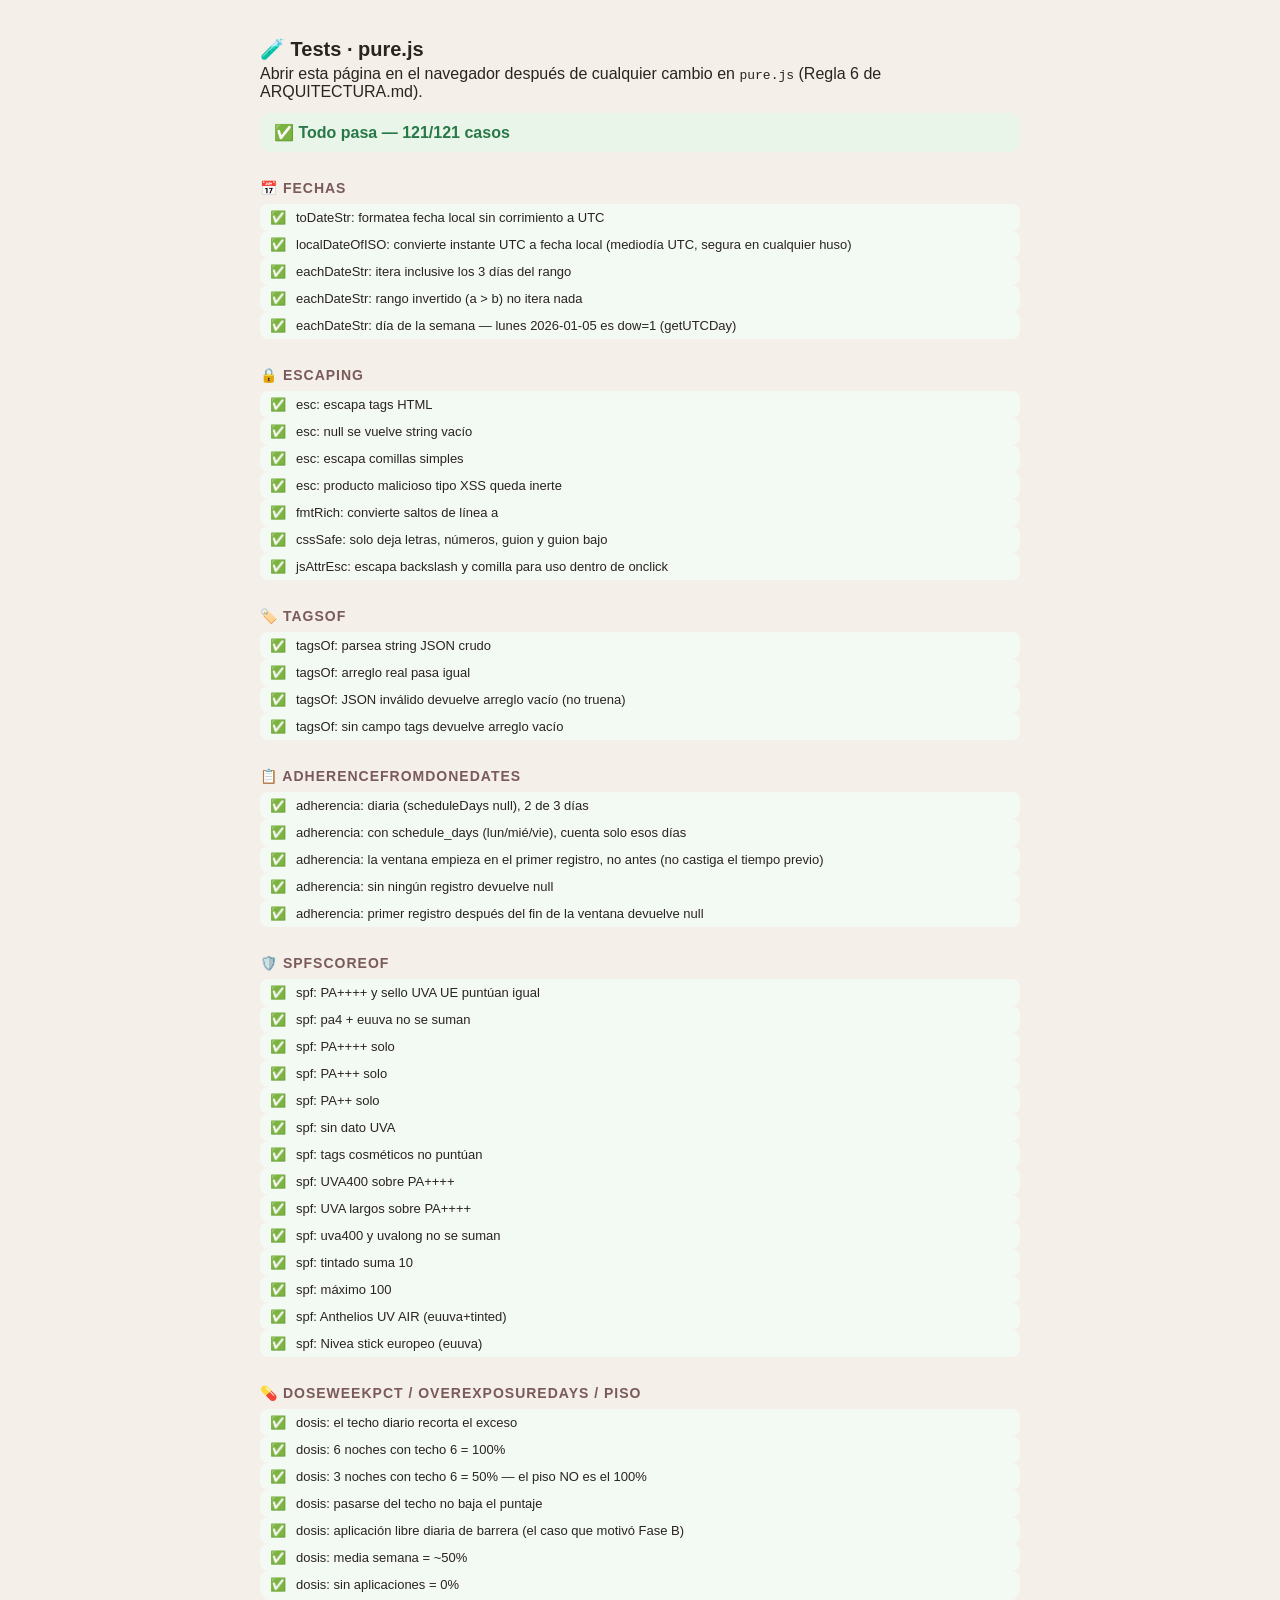
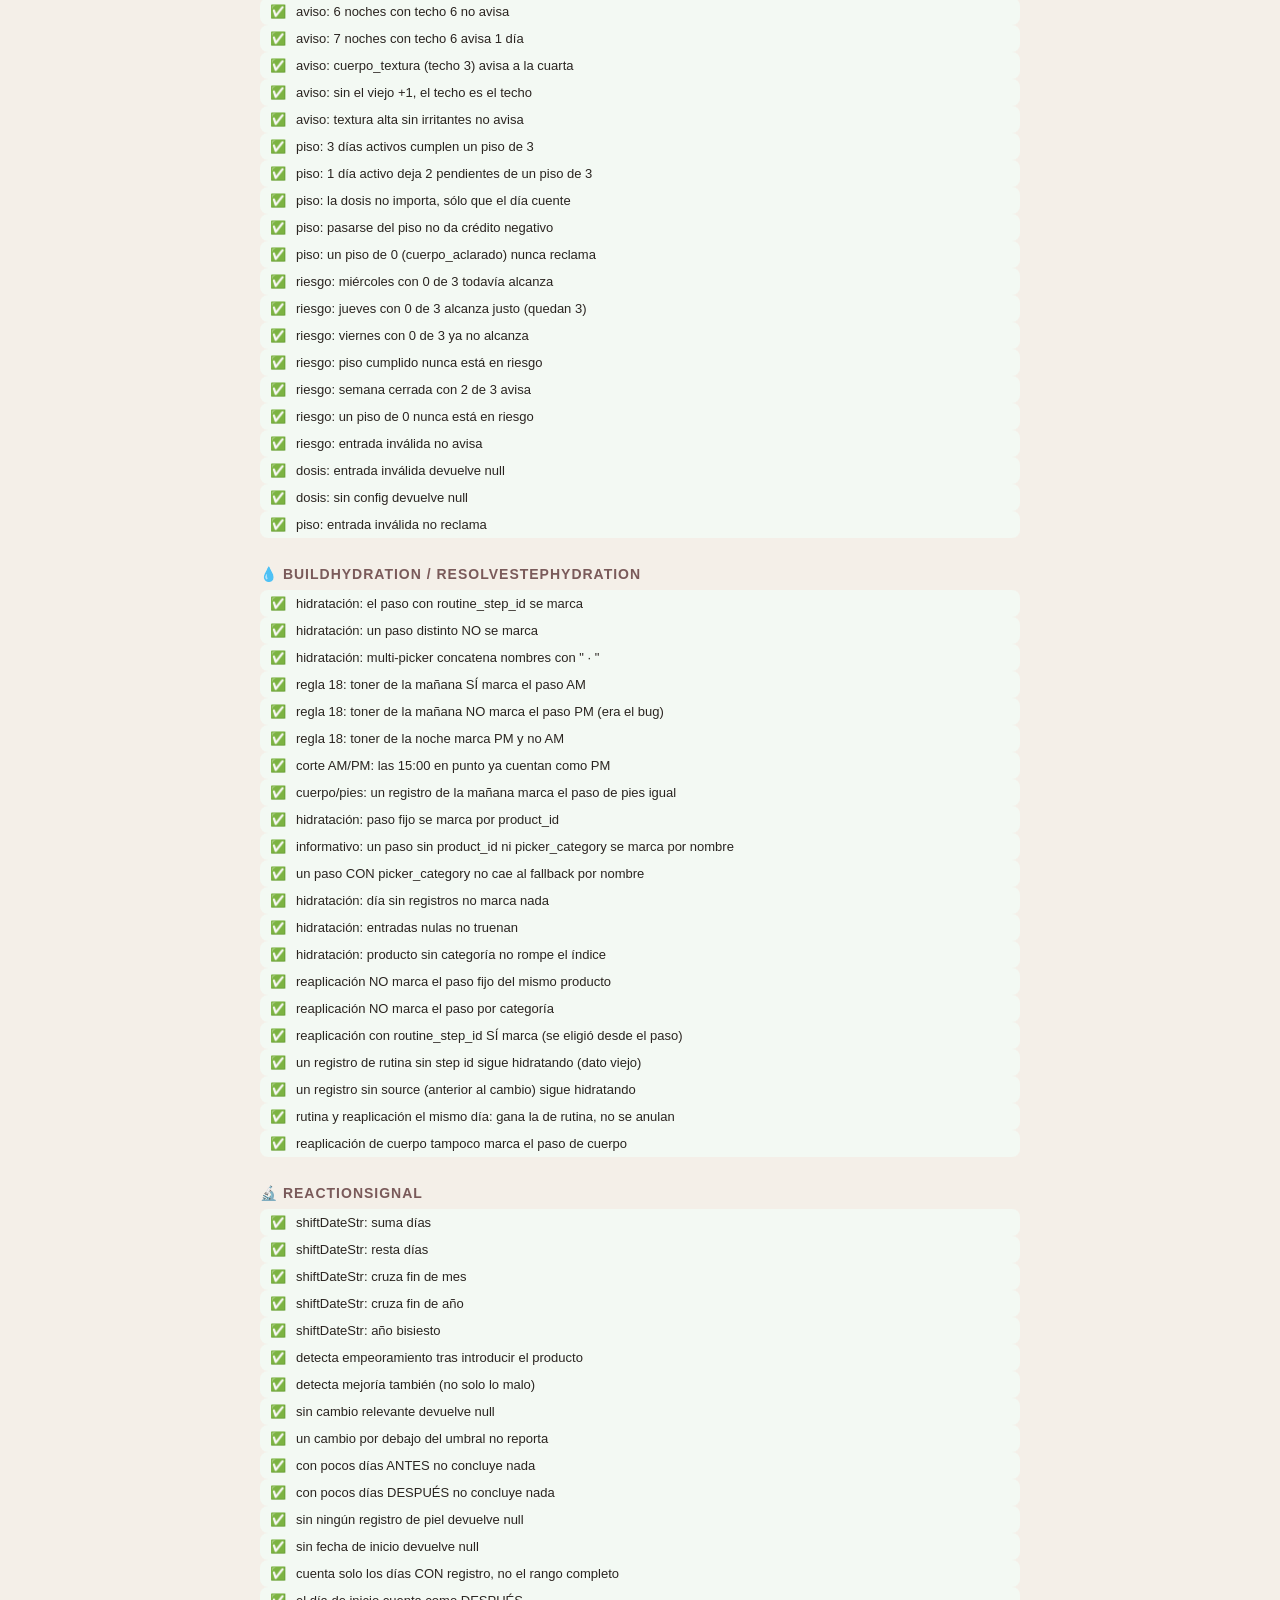
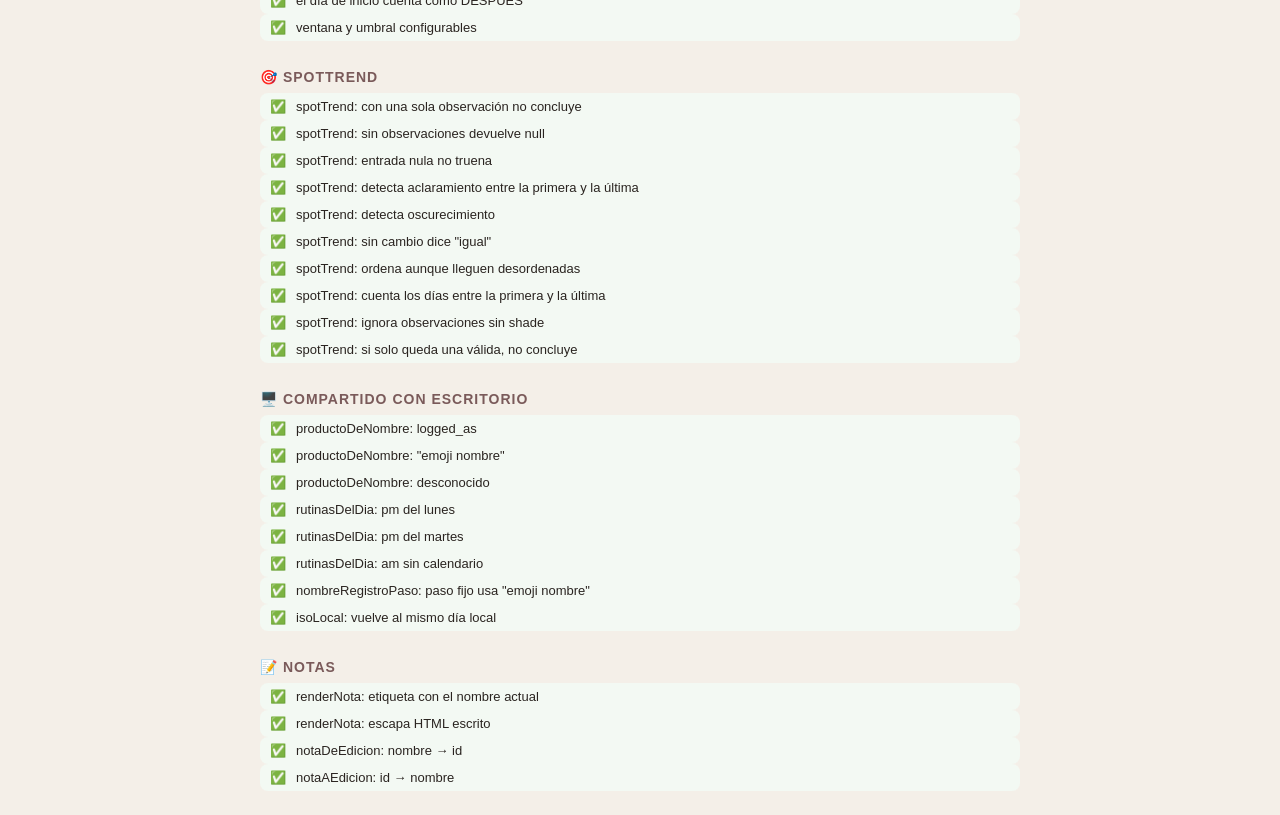
<file: tests.html>
<!DOCTYPE html>
<html lang="es">
<head>
<meta charset="UTF-8">
<title>Tests · pure.js</title>
<style>
  body { font-family: -apple-system, BlinkMacSystemFont, 'Segoe UI', Helvetica, Arial, sans-serif; background:#F4EFE8; color:#2A2420; padding:24px; max-width:760px; margin:0 auto; }
  h1 { font-size:20px; margin-bottom:4px; }
  h2 { font-size:14px; color:#7A5A5A; margin:28px 0 8px; text-transform:uppercase; letter-spacing:1px; }
  #summary { font-size:16px; font-weight:800; padding:10px 14px; border-radius:10px; margin:12px 0 20px; }
  #summary.ok { background:#EAF5EA; color:#287848; }
  #summary.fail { background:#FBE9E7; color:#C43020; }
  .row { display:flex; gap:10px; padding:6px 10px; border-radius:8px; font-size:13px; align-items:flex-start; }
  .row.pass { background:#F3F9F3; }
  .row.fail { background:#FDEEEC; }
  .icon { flex-shrink:0; }
  .row.pass .icon { color:#287848; }
  .row.fail .icon { color:#C43020; }
  .name { flex:1; }
  .detail { color:#A09090; font-size:11.5px; margin-top:2px; }
</style>
</head>
<body>

<h1>🧪 Tests · pure.js</h1>
<div>Abrir esta página en el navegador después de cualquier cambio en <code>pure.js</code> (Regla 6 de ARQUITECTURA.md).</div>
<div id="summary"></div>
<div id="results"></div>

<!-- Solo pure.js: esta página prueba funciones puras, sin Supabase ni DOM de la app real. -->
<script src="pure.js"></script>
<script>
let _pass = 0, _fail = 0;
const _results = document.getElementById('results');
let _currentGroup = null;

function group(title) {
  _currentGroup = document.createElement('h2');
  _currentGroup.textContent = title;
  _results.appendChild(_currentGroup);
}

function t(name, actual, expected) {
  const ok = JSON.stringify(actual) === JSON.stringify(expected);
  if (ok) _pass++; else _fail++;
  const row = document.createElement('div');
  row.className = 'row ' + (ok ? 'pass' : 'fail');
  row.innerHTML = `<span class="icon">${ok ? '✅' : '❌'}</span>
    <div class="name">${name}${ok ? '' : `<div class="detail">actual: ${JSON.stringify(actual)} — esperado: ${JSON.stringify(expected)}</div>`}</div>`;
  _results.appendChild(row);
}

function finish() {
  const summary = document.getElementById('summary');
  summary.className = _fail === 0 ? 'ok' : 'fail';
  summary.textContent = _fail === 0
    ? `✅ Todo pasa — ${_pass}/${_pass} casos`
    : `❌ ${_fail} fallo(s) de ${_pass + _fail} casos`;
}
</script>

<script>
// ============================================================================
// FECHAS
// ============================================================================
group('📅 Fechas');

t('toDateStr: formatea fecha local sin corrimiento a UTC',
  toDateStr(new Date(2026, 0, 5)), '2026-01-05');

t('localDateOfISO: convierte instante UTC a fecha local (mediodía UTC, segura en cualquier huso)',
  localDateOfISO('2026-01-05T12:00:00Z'), '2026-01-05');

t('eachDateStr: itera inclusive los 3 días del rango',
  (() => { const out = []; eachDateStr('2026-01-01', '2026-01-03', ds => out.push(ds)); return out; })(),
  ['2026-01-01', '2026-01-02', '2026-01-03']);

t('eachDateStr: rango invertido (a > b) no itera nada',
  (() => { const out = []; eachDateStr('2026-01-05', '2026-01-01', ds => out.push(ds)); return out; })(),
  []);

t('eachDateStr: día de la semana — lunes 2026-01-05 es dow=1 (getUTCDay)',
  (() => { let d; eachDateStr('2026-01-05', '2026-01-05', (ds, dow) => d = dow); return d; })(),
  1);

// ============================================================================
// ESCAPING (regla 2 de ARQUITECTURA: sin esto, un nombre de producto es XSS)
// ============================================================================
group('🔒 Escaping');

t('esc: escapa tags HTML', esc('<b>hola</b>'), '&lt;b&gt;hola&lt;/b&gt;');
t('esc: null se vuelve string vacío', esc(null), '');
t('esc: escapa comillas simples', esc("O'Reilly"), 'O&#39;Reilly');
t('esc: producto malicioso tipo XSS queda inerte',
  esc('<img src=x onerror=alert(1)>'),
  '&lt;img src=x onerror=alert(1)&gt;');

t('fmtRich: convierte saltos de línea a <br>',
  fmtRich('linea1\nlinea2'), 'linea1<br>linea2');

t('cssSafe: solo deja letras, números, guion y guion bajo',
  cssSafe('abc 123!@#_-'), 'abc123_-');

t('jsAttrEsc: escapa backslash y comilla para uso dentro de onclick',
  jsAttrEsc("it's a \\test"), 'it\\&#39;s a \\\\test');

// ============================================================================
// tagsOf — normaliza products.tags (a veces string crudo por import CSV/Excel)
// ============================================================================
group('🏷️ tagsOf');

t('tagsOf: parsea string JSON crudo',
  tagsOf({ tags: '[{"cls":"pa4"}]' }), [{ cls: 'pa4' }]);
t('tagsOf: arreglo real pasa igual',
  tagsOf({ tags: [{ cls: 'pa4' }] }), [{ cls: 'pa4' }]);
t('tagsOf: JSON inválido devuelve arreglo vacío (no truena)',
  tagsOf({ tags: 'no es json' }), []);
t('tagsOf: sin campo tags devuelve arreglo vacío',
  tagsOf({}), []);

// ============================================================================
// adherenceFromDoneDates
// ============================================================================
group('📋 adherenceFromDoneDates');

t('adherencia: diaria (scheduleDays null), 2 de 3 días',
  adherenceFromDoneDates(new Set(['2026-01-01', '2026-01-02']), null, '2026-01-01', '2026-01-03'),
  { pct: 67, hit: 2, elig: 3, start: '2026-01-01' });

t('adherencia: con schedule_days (lun/mié/vie), cuenta solo esos días',
  adherenceFromDoneDates(new Set(['2026-01-05', '2026-01-07']), [1, 3, 5], '2026-01-05', '2026-01-11'),
  { pct: 67, hit: 2, elig: 3, start: '2026-01-05' });

t('adherencia: la ventana empieza en el primer registro, no antes (no castiga el tiempo previo)',
  adherenceFromDoneDates(new Set(['2026-01-07']), null, '2026-01-01', '2026-01-10'),
  { pct: 25, hit: 1, elig: 4, start: '2026-01-07' });

t('adherencia: sin ningún registro devuelve null',
  adherenceFromDoneDates(new Set(), null, '2026-01-01', '2026-01-03'), null);

t('adherencia: primer registro después del fin de la ventana devuelve null',
  adherenceFromDoneDates(new Set(['2026-01-15']), null, '2026-01-01', '2026-01-10'), null);

// ============================================================================
// spfScoreOf — protección UVA (ver FASE-B-matriz-activos.md §4)
// ============================================================================
group('🛡️ spfScoreOf');

t('spf: PA++++ y sello UVA UE puntúan igual',
  spfScoreOf({ tags: [{ cls: 'pa4' }] }),
  spfScoreOf({ tags: [{ cls: 'euuva' }] }));

t('spf: pa4 + euuva no se suman',
  spfScoreOf({ tags: [{ cls: 'pa4' }, { cls: 'euuva' }] }), 60);

t('spf: PA++++ solo', spfScoreOf({ tags: [{ cls: 'pa4' }] }), 60);
t('spf: PA+++ solo',  spfScoreOf({ tags: [{ cls: 'pa3' }] }), 43);
t('spf: PA++ solo',   spfScoreOf({ tags: [{ cls: 'pa2' }] }), 27);

t('spf: sin dato UVA', spfScoreOf({ tags: [] }), 21);
t('spf: tags cosméticos no puntúan',
  spfScoreOf({ tags: [{ cls: 'clear' }, { cls: 'best' }] }), 21);

t('spf: UVA400 sobre PA++++',        spfScoreOf({ tags: [{ cls: 'pa4' }, { cls: 'uva400' }] }), 90);
t('spf: UVA largos sobre PA++++',    spfScoreOf({ tags: [{ cls: 'pa4' }, { cls: 'uvalong' }] }), 75);
t('spf: uva400 y uvalong no se suman',
  spfScoreOf({ tags: [{ cls: 'pa4' }, { cls: 'uva400' }, { cls: 'uvalong' }] }), 90);

t('spf: tintado suma 10', spfScoreOf({ tags: [{ cls: 'pa4' }, { cls: 'tinted' }] }), 70);

t('spf: máximo 100',
  spfScoreOf({ tags: [{ cls: 'pa4' }, { cls: 'uva400' }, { cls: 'tinted' }] }), 100);

t('spf: Anthelios UV AIR (euuva+tinted)',
  spfScoreOf({ tags: [{ cls: 'euuva' }, { cls: 'tinted' }] }), 70);
t('spf: Nivea stick europeo (euuva)',
  spfScoreOf({ tags: [{ cls: 'euuva' }] }), 60);

// ============================================================================
// DOSIS POR EJE (Fase B) — ver FASE-B-matriz-activos.md §6
// ============================================================================
group('💊 doseWeekPct / overExposureDays / piso');

// ── TECHO DIARIO: rendimientos decrecientes ────────────────────────────────
// Exfoliar dos veces el mismo día no vale el doble.
t('dosis: el techo diario recorta el exceso',
  doseWeekPct([170, 0, 0, 0, 0, 0, 0], 85, 6),
  doseWeekPct([85, 0, 0, 0, 0, 0, 0], 85, 6));

// ── EL DENOMINADOR ES EL TECHO, NO LA META ─────────────────────────────────
// `textura`: techoDiario 265 · piso 3 · techo 6. Seis noches de tretinoína son
// el 100% real. Con el viejo diasIdeales=4 la barra se topaba desde la cuarta
// noche y no quedaba forma de ver el margen que faltaba antes del exceso.
t('dosis: 6 noches con techo 6 = 100%',
  doseWeekPct([95, 95, 95, 95, 95, 95, 0], 95, 6), 100);
t('dosis: 3 noches con techo 6 = 50% — el piso NO es el 100%',
  doseWeekPct([95, 0, 95, 0, 95, 0, 0], 95, 6), 50);
t('dosis: pasarse del techo no baja el puntaje',
  doseWeekPct([95, 95, 95, 95, 95, 95, 95], 95, 6), 100);

// ── EL CASO QUE MOTIVÓ LA FASE B ───────────────────────────────────────────
// Aplicación libre, fuera de rutina: antes daba 0% por no marcar pasos.
t('dosis: aplicación libre diaria de barrera (el caso que motivó Fase B)',
  doseWeekPct([80, 80, 80, 80, 80, 80, 80], 100, 7), 80);

// ── PROPORCIONALIDAD ───────────────────────────────────────────────────────
t('dosis: media semana = ~50%',
  doseWeekPct([90, 90, 90, 90, 0, 0, 0], 90, 7), 57);
t('dosis: sin aplicaciones = 0%',
  doseWeekPct([0, 0, 0, 0, 0, 0, 0], 90, 7), 0);

// ── AVISO DE SOBRE-EXPOSICIÓN: ya SIN la tolerancia de +1 ───────────────────
// El margen vive dentro del techo. `textura` tiene techo 6 justamente para que
// seis noches sean válidas y la séptima avise. Dejar el +1 encima haría que el
// techo real fuera 7 y el aviso no sonara nunca.
t('aviso: 6 noches con techo 6 no avisa',
  overExposureDays([1, 1, 1, 1, 1, 1, 0], 6), 0);
t('aviso: 7 noches con techo 6 avisa 1 día',
  overExposureDays([1, 1, 1, 1, 1, 1, 1], 6), 1);
t('aviso: cuerpo_textura (techo 3) avisa a la cuarta',
  overExposureDays([1, 1, 1, 1, 0, 0, 0], 3), 1);
t('aviso: sin el viejo +1, el techo es el techo',
  overExposureDays([1, 1, 1, 1, 1, 0, 0], 4), 1);
// Niacinamida/azelaico suben textura pero NO son irritantes: no deben avisar.
t('aviso: textura alta sin irritantes no avisa',
  overExposureDays([0, 0, 0, 0, 0, 0, 0], 6), 0);

// ── PISO: SE MIDE EN DÍAS ACTIVOS, NO EN DOSIS ─────────────────────────────
// Es la decisión que hace el motor cumplible. Si el piso se midiera como
// fracción de la barra, `aclarado` con piso 5 pediría 21 días de Finacea sola.
t('piso: 3 días activos cumplen un piso de 3',
  pisoShortfallDays([10, 0, 10, 0, 10, 0, 0], 3), 0);
t('piso: 1 día activo deja 2 pendientes de un piso de 3',
  pisoShortfallDays([10, 0, 0, 0, 0, 0, 0], 3), 2);
t('piso: la dosis no importa, sólo que el día cuente',
  pisoShortfallDays([1, 1, 1, 0, 0, 0, 0], 3),
  pisoShortfallDays([999, 999, 999, 0, 0, 0, 0], 3));
t('piso: pasarse del piso no da crédito negativo',
  pisoShortfallDays([10, 10, 10, 10, 10, 10, 10], 3), 0);
t('piso: un piso de 0 (cuerpo_aclarado) nunca reclama',
  pisoShortfallDays([0, 0, 0, 0, 0, 0, 0], 0), 0);

// ── PISO EN RIESGO: los días que faltan no caben en los que quedan ─────────
// Reemplaza al prorrateo, que mentía en los dos extremos de la semana.
t('riesgo: miércoles con 0 de 3 todavía alcanza',
  pisoAtRisk([0, 0, 0], 3), false);
t('riesgo: jueves con 0 de 3 alcanza justo (quedan 3)',
  pisoAtRisk([0, 0, 0, 0], 3), false);
t('riesgo: viernes con 0 de 3 ya no alcanza',
  pisoAtRisk([0, 0, 0, 0, 0], 3), true);
t('riesgo: piso cumplido nunca está en riesgo',
  pisoAtRisk([10, 10, 10, 0, 0, 0, 0], 3), false);
t('riesgo: semana cerrada con 2 de 3 avisa',
  pisoAtRisk([10, 10, 0, 0, 0, 0, 0], 3), true);
t('riesgo: un piso de 0 nunca está en riesgo',
  pisoAtRisk([0, 0, 0, 0, 0, 0, 0], 0), false);
t('riesgo: entrada inválida no avisa', pisoAtRisk(null, 3), false);

// ── GUARDAS ────────────────────────────────────────────────────────────────
t('dosis: entrada inválida devuelve null', doseWeekPct(null, 85, 6), null);
t('dosis: sin config devuelve null', doseWeekPct([10], 0, 6), null);
t('piso: entrada inválida no reclama', pisoShortfallDays(null, 3), 0);

// ============================================================================
// HIDRATACIÓN DE PALOMITAS — reglas 4 y 18 de ARQUITECTURA.md
// ============================================================================
group('💧 buildHydration / resolveStepHydration');

// Fixtures compartidos
const _CUT = 15; // AM_PM_CUTOFF_HOUR
const _prods = {
  'p-toner':  { id: 'p-toner',  category: '💦 Toners' },
  'p-spf':    { id: 'p-spf',    category: '🌞 SPF Facial' },
  'p-urea':   { id: 'p-urea',   category: '🦶 Pies' }
};

// ── PRIORIDAD 1: routine_step_id exacto ────────────────────────────────────
t('hidratación: el paso con routine_step_id se marca',
  resolveStepHydration(
    { id: 's1' },
    buildHydration([{ routine_step_id: 's1', product_name: '🌞 Anthelios', applied_at: '2026-07-20T09:00:00' }], _prods, _CUT),
    'am', '🌞 Anthelios'),
  '🌞 Anthelios');

t('hidratación: un paso distinto NO se marca',
  resolveStepHydration(
    { id: 's2' },
    buildHydration([{ routine_step_id: 's1', product_name: '🌞 Anthelios', applied_at: '2026-07-20T09:00:00' }], _prods, _CUT),
    'am', '🌞 Anthelios'),
  null);

// ── MULTI-PICKER: varias aplicaciones en un mismo paso se concatenan ────────
t('hidratación: multi-picker concatena nombres con " · "',
  resolveStepHydration(
    { id: 's1' },
    buildHydration([
      { routine_step_id: 's1', product_name: '💦 Toner A', applied_at: '2026-07-20T09:00:00' },
      { routine_step_id: 's1', product_name: '💦 Toner B', applied_at: '2026-07-20T09:05:00' }
    ], _prods, _CUT),
    'am', '💦 Toners'),
  '💦 Toner A · 💦 Toner B');

// ── REGLA 18: SEGMENTACIÓN POR SECCIÓN (el bug que motivó la regla) ─────────
// Un toner aplicado en la MAÑANA sin routine_step_id no debe marcar el paso
// "Toners" de la rutina de NOCHE, aunque compartan picker_category.
const _tonerAM = buildHydration(
  [{ product_id: 'p-toner', product_name: '💦 Toner A', applied_at: '2026-07-20T09:00:00' }],
  _prods, _CUT);

t('regla 18: toner de la mañana SÍ marca el paso AM',
  resolveStepHydration({ id: 'sAM', picker_category: '💦 Toners' }, _tonerAM, 'am', '💦 Toners'),
  '💦 Toner A');

t('regla 18: toner de la mañana NO marca el paso PM (era el bug)',
  resolveStepHydration({ id: 'sPM', picker_category: '💦 Toners' }, _tonerAM, 'pm', '💦 Toners'),
  null);

const _tonerPM = buildHydration(
  [{ product_id: 'p-toner', product_name: '💦 Toner A', applied_at: '2026-07-20T20:00:00' }],
  _prods, _CUT);

t('regla 18: toner de la noche marca PM y no AM',
  [resolveStepHydration({ id: 'x', picker_category: '💦 Toners' }, _tonerPM, 'pm', '💦 Toners'),
   resolveStepHydration({ id: 'y', picker_category: '💦 Toners' }, _tonerPM, 'am', '💦 Toners')],
  ['💦 Toner A', null]);

t('corte AM/PM: las 15:00 en punto ya cuentan como PM',
  [resolveStepHydration({ id: 'x', picker_category: '💦 Toners' },
     buildHydration([{ product_id: 'p-toner', product_name: '💦 T', applied_at: '2026-07-20T15:00:00' }], _prods, _CUT),
     'pm', '💦 Toners'),
   resolveStepHydration({ id: 'x', picker_category: '💦 Toners' },
     buildHydration([{ product_id: 'p-toner', product_name: '💦 T', applied_at: '2026-07-20T14:59:00' }], _prods, _CUT),
     'am', '💦 Toners')],
  ['💦 T', '💦 T']);

// ── CUERPO Y PIES: siempre matchean, sin importar la hora ──────────────────
t('cuerpo/pies: un registro de la mañana marca el paso de pies igual',
  resolveStepHydration(
    { id: 'sf', picker_category: '🦶 Pies' },
    buildHydration([{ product_id: 'p-urea', product_name: '🦶 Urea 40%', applied_at: '2026-07-20T09:00:00' }], _prods, _CUT),
    'feet', '🦶 Pies'),
  '🦶 Urea 40%');

// ── PRIORIDAD 2: product_id ────────────────────────────────────────────────
t('hidratación: paso fijo se marca por product_id',
  resolveStepHydration(
    { id: 's9', product_id: 'p-spf' },
    buildHydration([{ product_id: 'p-spf', product_name: '🌞 Anthelios', applied_at: '2026-07-20T09:00:00' }], _prods, _CUT),
    'am', '🌞 Anthelios'),
  '🌞 Anthelios');

// ── PRIORIDAD 4: nombre, SOLO para pasos informativos ──────────────────────
// Es lo que hace que "Agua Tibia" siga palomeado después de recargar.
t('informativo: un paso sin product_id ni picker_category se marca por nombre',
  resolveStepHydration(
    { id: 'si' },
    buildHydration([{ product_name: '📝 Agua Tibia, no caliente', applied_at: '2026-07-20T08:00:00' }], _prods, _CUT),
    'body', '📝 Agua Tibia, no caliente'),
  '📝 Agua Tibia, no caliente');

t('un paso CON picker_category no cae al fallback por nombre',
  resolveStepHydration(
    { id: 'sp', picker_category: '💦 Toners' },
    buildHydration([{ product_name: '💦 Toners', applied_at: '2026-07-20T09:00:00' }], _prods, _CUT),
    'am', '💦 Toners'),
  null);

// ── BORDES ─────────────────────────────────────────────────────────────────
t('hidratación: día sin registros no marca nada',
  resolveStepHydration({ id: 's1', picker_category: '💦 Toners' },
    buildHydration([], _prods, _CUT), 'am', '💦 Toners'),
  null);

t('hidratación: entradas nulas no truenan',
  [resolveStepHydration(null, buildHydration([], {}, _CUT), 'am', ''),
   resolveStepHydration({ id: 's' }, null, 'am', '')],
  [null, null]);

t('hidratación: producto sin categoría no rompe el índice',
  resolveStepHydration(
    { id: 's', product_id: 'p-desconocido' },
    buildHydration([{ product_id: 'p-desconocido', product_name: '🧴 X', applied_at: '2026-07-20T09:00:00' }], _prods, _CUT),
    'am', '🧴 X'),
  '🧴 X');

// ── ORIGEN DE LA APLICACIÓN: una reaplicación NO marca pasos de rutina ─────
const _appReap = { product_id: 'p-spf', product_name: '🌞 Anthelios',
                   applied_at: '2026-07-20T14:00:00', source: 'reaplicacion' };
const _stepSpf = { id: 'sSPF', product_id: 'p-spf' };
const _stepCat = { id: 'sCat', picker_category: '🌞 SPF Facial' };

t('reaplicación NO marca el paso fijo del mismo producto',
  resolveStepHydration(_stepSpf, buildHydration([_appReap], _prods, _CUT), 'am', '🌞 Anthelios'),
  null);

t('reaplicación NO marca el paso por categoría',
  resolveStepHydration(_stepCat, buildHydration([_appReap], _prods, _CUT), 'am', '🌞 SPF Facial'),
  null);

t('reaplicación con routine_step_id SÍ marca (se eligió desde el paso)',
  resolveStepHydration({ id: 'sX' },
    buildHydration([{ ...(_appReap), routine_step_id: 'sX' }], _prods, _CUT), 'am', '🌞 Anthelios'),
  '🌞 Anthelios');

t('un registro de rutina sin step id sigue hidratando (dato viejo)',
  resolveStepHydration(_stepSpf,
    buildHydration([{ ..._appReap, source: 'rutina' }], _prods, _CUT), 'am', '🌞 Anthelios'),
  '🌞 Anthelios');

t('un registro sin source (anterior al cambio) sigue hidratando',
  resolveStepHydration(_stepSpf,
    buildHydration([{ ..._appReap, source: null }], _prods, _CUT), 'am', '🌞 Anthelios'),
  '🌞 Anthelios');

t('rutina y reaplicación el mismo día: gana la de rutina, no se anulan',
  resolveStepHydration(_stepSpf, buildHydration([
    { ..._appReap, source: 'rutina', product_name: '🌞 De rutina' },
    _appReap
  ], _prods, _CUT), 'am', '🌞 Anthelios'),
  '🌞 De rutina');

t('reaplicación de cuerpo tampoco marca el paso de cuerpo',
  resolveStepHydration({ id: 'sB', picker_category: '🦶 Pies' },
    buildHydration([{ product_id: 'p-urea', product_name: '🦶 Urea',
                      applied_at: '2026-07-20T09:00:00', source: 'reaplicacion' }], _prods, _CUT),
    'feet', '🦶 Pies'),
  null);

// ============================================================================
// REACCIÓN A PRODUCTO NUEVO — coincidencia temporal, NO causa
// ============================================================================
group('🔬 reactionSignal');

// Helper: llena un rango de fechas con el mismo valor de piel.
const _skin = (desde, dias, val, base) => {
  const o = base || {};
  for (let i = 0; i < dias; i++) o[shiftDateStr(desde, i)] = val;
  return o;
};

t('shiftDateStr: suma días',        shiftDateStr('2026-01-15', 5), '2026-01-20');
t('shiftDateStr: resta días',       shiftDateStr('2026-01-15', -5), '2026-01-10');
t('shiftDateStr: cruza fin de mes', shiftDateStr('2026-01-31', 1), '2026-02-01');
t('shiftDateStr: cruza fin de año', shiftDateStr('2025-12-31', 1), '2026-01-01');
t('shiftDateStr: año bisiesto',     shiftDateStr('2028-02-28', 1), '2028-02-29');

// Piel en 4/5 los 14 días previos, en 2/5 los 14 siguientes.
const empeora = _skin('2026-01-15', 14, 2, _skin('2026-01-01', 14, 4));
t('detecta empeoramiento tras introducir el producto',
  (r => [r.direction, r.before, r.after, r.delta])(reactionSignal('2026-01-15', empeora)),
  ['peor', 4, 2, -2]);

const mejora = _skin('2026-01-15', 14, 4.5, _skin('2026-01-01', 14, 3));
t('detecta mejoría también (no solo lo malo)',
  reactionSignal('2026-01-15', mejora).direction, 'mejor');

t('sin cambio relevante devuelve null',
  reactionSignal('2026-01-15', _skin('2026-01-15', 14, 4, _skin('2026-01-01', 14, 4))), null);

t('un cambio por debajo del umbral no reporta',
  reactionSignal('2026-01-15', _skin('2026-01-15', 14, 3.5, _skin('2026-01-01', 14, 4))), null);

// ── EVIDENCIA INSUFICIENTE: lo que evita las falsas alarmas ────────────────
t('con pocos días ANTES no concluye nada',
  reactionSignal('2026-01-15', _skin('2026-01-15', 14, 2, _skin('2026-01-13', 2, 4))), null);

t('con pocos días DESPUÉS no concluye nada',
  reactionSignal('2026-01-15', _skin('2026-01-15', 2, 2, _skin('2026-01-01', 14, 4))), null);

t('sin ningún registro de piel devuelve null',
  reactionSignal('2026-01-15', {}), null);

t('sin fecha de inicio devuelve null',
  reactionSignal(null, empeora), null);

t('cuenta solo los días CON registro, no el rango completo',
  (r => [r.nBefore, r.nAfter])(reactionSignal('2026-01-15', empeora)), [14, 14]);

t('el día de inicio cuenta como DESPUÉS',
  (r => r.nAfter)(reactionSignal('2026-01-15',
    _skin('2026-01-15', 4, 1, _skin('2026-01-01', 14, 5)))), 4);

t('ventana y umbral configurables',
  (r => [r.nBefore, r.nAfter])(reactionSignal('2026-01-15',
    _skin('2026-01-15', 7, 2, _skin('2026-01-08', 7, 4)), { windowDays: 7 })), [7, 7]);


group('🎯 spotTrend');

// `shade` es apreciación visual de la usuaria (1 = casi no se ve, 5 = muy
// marcada), NO una medición. La tendencia se lee como dirección, no como
// cuánto aclaró.
t('spotTrend: con una sola observación no concluye',
  spotTrend([{ observed_at: '2026-01-01', shade: 4 }]), null);
t('spotTrend: sin observaciones devuelve null', spotTrend([]), null);
t('spotTrend: entrada nula no truena', spotTrend(null), null);

t('spotTrend: detecta aclaramiento entre la primera y la última',
  (r => [r.direction, r.first, r.last, r.delta, r.n])(spotTrend([
    { observed_at: '2026-01-01', shade: 5 }, { observed_at: '2026-04-01', shade: 3 }])),
  ['aclarando', 5, 3, -2, 2]);

t('spotTrend: detecta oscurecimiento',
  spotTrend([{ observed_at: '2026-01-01', shade: 2 },
             { observed_at: '2026-03-01', shade: 4 }]).direction, 'oscureciendo');

t('spotTrend: sin cambio dice "igual"',
  spotTrend([{ observed_at: '2026-01-01', shade: 3 },
             { observed_at: '2026-03-01', shade: 3 }]).direction, 'igual');

t('spotTrend: ordena aunque lleguen desordenadas',
  (r => [r.first, r.last])(spotTrend([
    { observed_at: '2026-04-01', shade: 2 }, { observed_at: '2026-01-01', shade: 5 },
    { observed_at: '2026-02-01', shade: 4 }])), [5, 2]);

t('spotTrend: cuenta los días entre la primera y la última',
  spotTrend([{ observed_at: '2026-01-01', shade: 5 },
             { observed_at: '2026-01-31', shade: 4 }]).days, 30);

t('spotTrend: ignora observaciones sin shade',
  spotTrend([{ observed_at: '2026-01-01', shade: 5 }, { observed_at: '2026-02-01', shade: null },
             { observed_at: '2026-03-01', shade: 3 }]).n, 2);

t('spotTrend: si solo queda una válida, no concluye',
  spotTrend([{ observed_at: '2026-01-01', shade: 5 },
             { observed_at: '2026-02-01', shade: null }]), null);

// ============================================================================
// COMPARTIDO CELULAR ↔ ESCRITORIO (la batería completa vive en tests-lote.js)
// ============================================================================
group('🖥️ Compartido con escritorio');
const _P = [{ id: 'p1', emoji: '💊', name: 'Retin-A', logged_as: '💊 Tretinoína' }, { id: 'p2', emoji: '🌞', name: 'UVMune' }];
t('productoDeNombre: logged_as', productoDeNombre(_P, '💊 Tretinoína').id, 'p1');
t('productoDeNombre: "emoji nombre"', productoDeNombre(_P, '🌞 UVMune').id, 'p2');
t('productoDeNombre: desconocido', productoDeNombre(_P, 'x'), null);
const _R = [{ id: 'a', section_key: 'am', sort_order: 1, schedule_days: null },
            { id: 't', section_key: 'pm', sort_order: 2, schedule_days: [1] },
            { id: 'z', section_key: 'pm', sort_order: 3, schedule_days: [2] }];
t('rutinasDelDia: pm del lunes', rutinasDelDia(_R, 1).pm.id, 't');
t('rutinasDelDia: pm del martes', rutinasDelDia(_R, 2).pm.id, 'z');
t('rutinasDelDia: am sin calendario', rutinasDelDia(_R, 5).am.id, 'a');
t('nombreRegistroPaso: paso fijo usa "emoji nombre"', nombreRegistroPaso({}, _P[0]), '💊 Retin-A');
t('isoLocal: vuelve al mismo día local', localDateOfISO(isoLocal('2026-09-21', '22:00')), '2026-09-21');

// ============================================================================
// NOTAS (la batería completa vive en tests-notas.js)
// ============================================================================
group('📝 Notas');
const _NID = 'ecef5283-7bdd-460b-a9a8-ccb917942c4c';
const _NP = [{ id: _NID, name: 'Finacea 15%', status: 'ok' }];
const _Npor = { [_NID]: _NP[0] };
t('renderNota: etiqueta con el nombre actual', renderNota(`@[${_NID}]`, _Npor).includes('>Finacea 15%</span>'), true);
t('renderNota: escapa HTML escrito', renderNota('<b>x</b>', _Npor), '<p>&lt;b&gt;x&lt;/b&gt;</p>');
t('notaDeEdicion: nombre → id', notaDeEdicion('@[Finacea 15%]', _NP).cuerpo, `@[${_NID}]`);
t('notaAEdicion: id → nombre', notaAEdicion(`@[${_NID}]`, _Npor), '@[Finacea 15%]');

// ── fin ──
finish();
</script>

</body>
</html>
</file>
